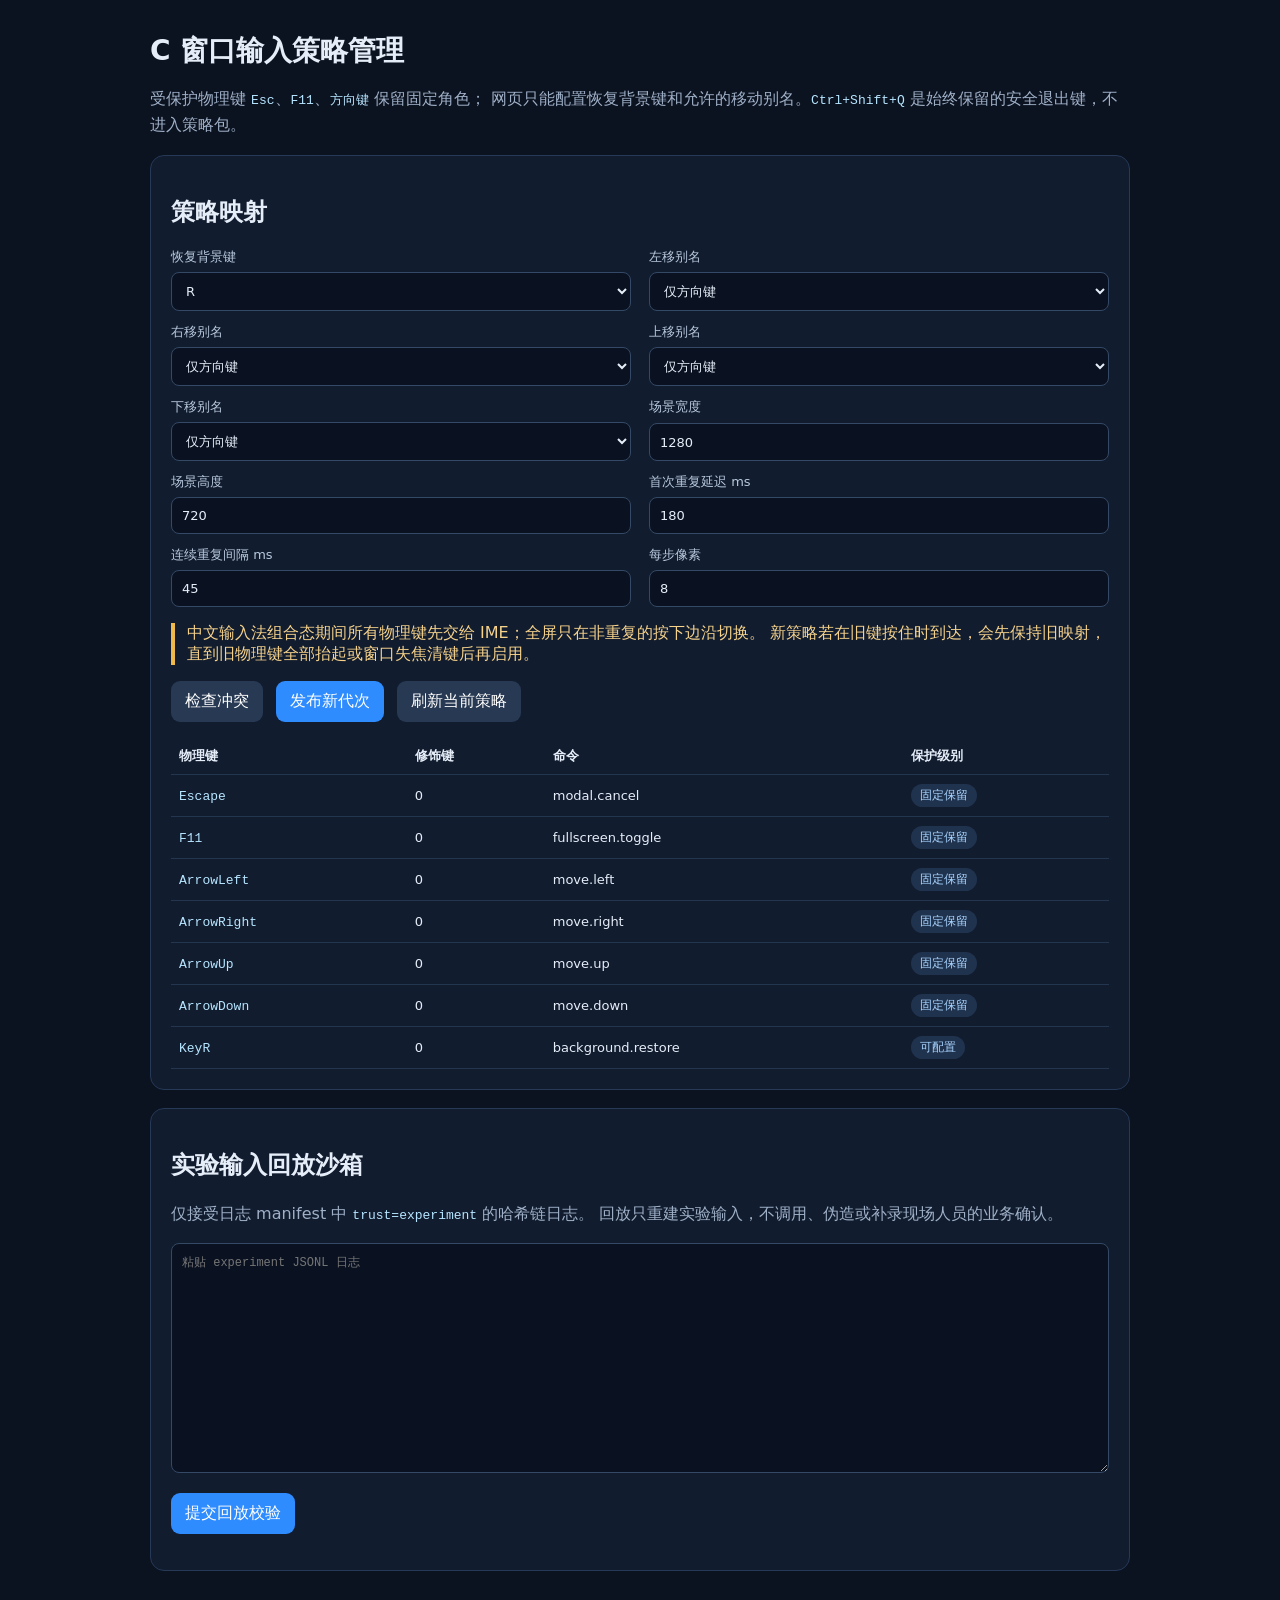
<file: web/index.html>
<!doctype html>
<html lang="zh-CN">
<head>
  <meta charset="utf-8" />
  <meta name="viewport" content="width=device-width, initial-scale=1" />
  <title>输入策略管理</title>
  <style>
    :root { color-scheme: dark; font-family: system-ui, -apple-system, "Segoe UI", sans-serif; }
    body { margin: 0; background: #0b1220; color: #e5edf8; }
    main { max-width: 980px; margin: 0 auto; padding: 32px 20px 60px; }
    h1 { margin: 0 0 8px; font-size: 28px; }
    .muted { color: #9fb0c7; line-height: 1.6; }
    .card { background: #111c2f; border: 1px solid #263957; border-radius: 14px; padding: 20px; margin: 18px 0; }
    .grid { display: grid; grid-template-columns: repeat(2, minmax(0,1fr)); gap: 12px 18px; }
    label { display: grid; gap: 6px; font-size: 13px; color: #b8c8dd; }
    input, select, textarea, button { font: inherit; }
    input, select, textarea { box-sizing: border-box; width: 100%; border: 1px solid #344966; background: #0a1222; color: #e5edf8; border-radius: 8px; padding: 10px; }
    input[readonly] { color: #8ea3bd; background: #0d1728; }
    textarea { min-height: 230px; font-family: ui-monospace, SFMono-Regular, Menlo, monospace; font-size: 12px; }
    button { border: 0; border-radius: 9px; padding: 10px 14px; background: #2f8cff; color: white; cursor: pointer; }
    button.secondary { background: #273953; }
    button + button { margin-left: 8px; }
    table { width: 100%; border-collapse: collapse; }
    th, td { text-align: left; padding: 9px 8px; border-bottom: 1px solid #24354f; font-size: 13px; }
    .badge { display: inline-block; border-radius: 999px; padding: 3px 9px; background: #20334e; color: #a9d4ff; font-size: 12px; }
    .error { color: #ff9b9b; white-space: pre-wrap; }
    .ok { color: #87e0a2; }
    .warning { border-left: 4px solid #f0b94b; padding-left: 12px; color: #f6d28b; }
    code { color: #b7e5ff; }
  </style>
</head>
<body>
<main>
  <h1>C 窗口输入策略管理</h1>
  <p class="muted">
    受保护物理键 <code>Esc</code>、<code>F11</code>、<code>方向键</code> 保留固定角色；
    网页只能配置恢复背景键和允许的移动别名。<code>Ctrl+Shift+Q</code> 是始终保留的安全退出键，不进入策略包。
  </p>

  <section class="card">
    <h2>策略映射</h2>
    <div class="grid">
      <label>恢复背景键
        <select id="restoreKey">
          <option value="KeyR">R</option>
          <option value="KeyB">B</option>
          <option value="Backspace">Backspace</option>
        </select>
      </label>
      <label>左移别名
        <select id="leftAlias"><option value="">仅方向键</option><option value="KeyA">A</option></select>
      </label>
      <label>右移别名
        <select id="rightAlias"><option value="">仅方向键</option><option value="KeyD">D</option></select>
      </label>
      <label>上移别名
        <select id="upAlias"><option value="">仅方向键</option><option value="KeyW">W</option></select>
      </label>
      <label>下移别名
        <select id="downAlias"><option value="">仅方向键</option><option value="KeyS">S</option></select>
      </label>
      <label>场景宽度 <input id="width" type="number" min="73" value="1280" /></label>
      <label>场景高度 <input id="height" type="number" min="73" value="720" /></label>
      <label>首次重复延迟 ms <input id="initial" type="number" min="50" max="2000" value="180" /></label>
      <label>连续重复间隔 ms <input id="interval" type="number" min="10" max="500" value="45" /></label>
      <label>每步像素 <input id="step" type="number" min="1" max="128" value="8" /></label>
    </div>
    <p class="warning">
      中文输入法组合态期间所有物理键先交给 IME；全屏只在非重复的按下边沿切换。
      新策略若在旧键按住时到达，会先保持旧映射，直到旧物理键全部抬起或窗口失焦清键后再启用。
    </p>
    <p>
      <button id="validateBtn" class="secondary">检查冲突</button>
      <button id="saveBtn">发布新代次</button>
      <button id="loadBtn" class="secondary">刷新当前策略</button>
    </p>
    <p id="policyStatus" class="muted"></p>
    <table>
      <thead><tr><th>物理键</th><th>修饰键</th><th>命令</th><th>保护级别</th></tr></thead>
      <tbody id="bindingsPreview"></tbody>
    </table>
  </section>

  <section class="card">
    <h2>实验输入回放沙箱</h2>
    <p class="muted">
      仅接受日志 manifest 中 <code>trust=experiment</code> 的哈希链日志。
      回放只重建实验输入，不调用、伪造或补录现场人员的业务确认。
    </p>
    <textarea id="replayLog" placeholder="粘贴 experiment JSONL 日志"></textarea>
    <p><button id="replayBtn">提交回放校验</button></p>
    <p id="replayStatus" class="muted"></p>
  </section>
</main>

<script>
const protectedBindings = [
  ["Escape", "modal.cancel"], ["F11", "fullscreen.toggle"],
  ["ArrowLeft", "move.left"], ["ArrowRight", "move.right"],
  ["ArrowUp", "move.up"], ["ArrowDown", "move.down"]
];

function value(id) { return document.getElementById(id).value; }

function buildPolicy() {
  const bindings = protectedBindings.map(([key, command]) => ({
    key, modifiers: 0, command, alias: false
  }));
  bindings.push({key: value("restoreKey"), modifiers: 0, command: "background.restore", alias: false});
  const aliases = [
    ["leftAlias", "move.left"], ["rightAlias", "move.right"],
    ["upAlias", "move.up"], ["downAlias", "move.down"]
  ];
  for (const [id, command] of aliases) {
    const key = value(id);
    if (key) bindings.push({key, modifiers: 0, command, alias: true});
  }
  return {
    generation: 0,
    scene_width: Number(value("width")),
    scene_height: Number(value("height")),
    repeat: {
      initial_ms: Number(value("initial")),
      interval_ms: Number(value("interval")),
      step_pixels: Number(value("step"))
    },
    bindings
  };
}

function renderPreview(policy) {
  const body = document.getElementById("bindingsPreview");
  body.innerHTML = "";
  for (const b of policy.bindings) {
    const tr = document.createElement("tr");
    const protectedRole = protectedBindings.some(([key, cmd]) => key === b.key && cmd === b.command);
    tr.innerHTML = `<td><code>${b.key}</code></td><td>${b.modifiers}</td><td>${b.command}</td>` +
      `<td><span class="badge">${protectedRole ? "固定保留" : (b.alias ? "允许别名" : "可配置")}</span></td>`;
    body.appendChild(tr);
  }
}

async function postJson(url, value) {
  const response = await fetch(url, {
    method: "POST", headers: {"Content-Type": "application/json"},
    body: JSON.stringify(value)
  });
  const data = await response.json();
  if (!response.ok) throw new Error(data.error || `HTTP ${response.status}`);
  return data;
}

async function validatePolicy() {
  const policy = buildPolicy();
  renderPreview(policy);
  await postJson("/api/policy/validate", policy);
  document.getElementById("policyStatus").className = "ok";
  document.getElementById("policyStatus").textContent = "保留键和冲突检查通过";
}

document.getElementById("validateBtn").onclick = async () => {
  try { await validatePolicy(); } catch (err) {
    const el = document.getElementById("policyStatus");
    el.className = "error"; el.textContent = err.message;
  }
};

document.getElementById("saveBtn").onclick = async () => {
  try {
    await validatePolicy();
    const envelope = await postJson("/api/policies", buildPolicy());
    const el = document.getElementById("policyStatus");
    el.className = "ok";
    el.textContent = `已发布第 ${envelope.generation} 代；SHA-256=${envelope.sha256}`;
  } catch (err) {
    const el = document.getElementById("policyStatus");
    el.className = "error"; el.textContent = err.message;
  }
};

document.getElementById("loadBtn").onclick = async () => {
  try {
    const envelope = await (await fetch("/api/policy/current")).json();
    const policy = JSON.parse(envelope.payload);
    document.getElementById("width").value = policy.scene_width;
    document.getElementById("height").value = policy.scene_height;
    document.getElementById("initial").value = policy.repeat.initial_ms;
    document.getElementById("interval").value = policy.repeat.interval_ms;
    document.getElementById("step").value = policy.repeat.step_pixels;
    const restore = policy.bindings.find(b => b.command === "background.restore" && !b.alias);
    document.getElementById("restoreKey").value = restore.key;
    const aliasIds = {"move.left":"leftAlias","move.right":"rightAlias","move.up":"upAlias","move.down":"downAlias"};
    for (const [cmd, id] of Object.entries(aliasIds)) {
      const alias = policy.bindings.find(b => b.command === cmd && b.alias);
      document.getElementById(id).value = alias ? alias.key : "";
    }
    renderPreview(policy);
    document.getElementById("policyStatus").className = "ok";
    document.getElementById("policyStatus").textContent = `已载入第 ${policy.generation} 代策略`;
  } catch (err) {
    const el = document.getElementById("policyStatus");
    el.className = "error"; el.textContent = err.message;
  }
};

document.getElementById("replayBtn").onclick = async () => {
  const el = document.getElementById("replayStatus");
  try {
    const result = await postJson("/api/replay-sessions", {
      trust: "experiment",
      log: document.getElementById("replayLog").value
    });
    el.className = "ok";
    el.textContent = `回放实验已登记：${result.session_id}；不会产生现场业务确认。`;
  } catch (err) {
    el.className = "error"; el.textContent = err.message;
  }
};

renderPreview(buildPolicy());
</script>
</body>
</html>
</file>
